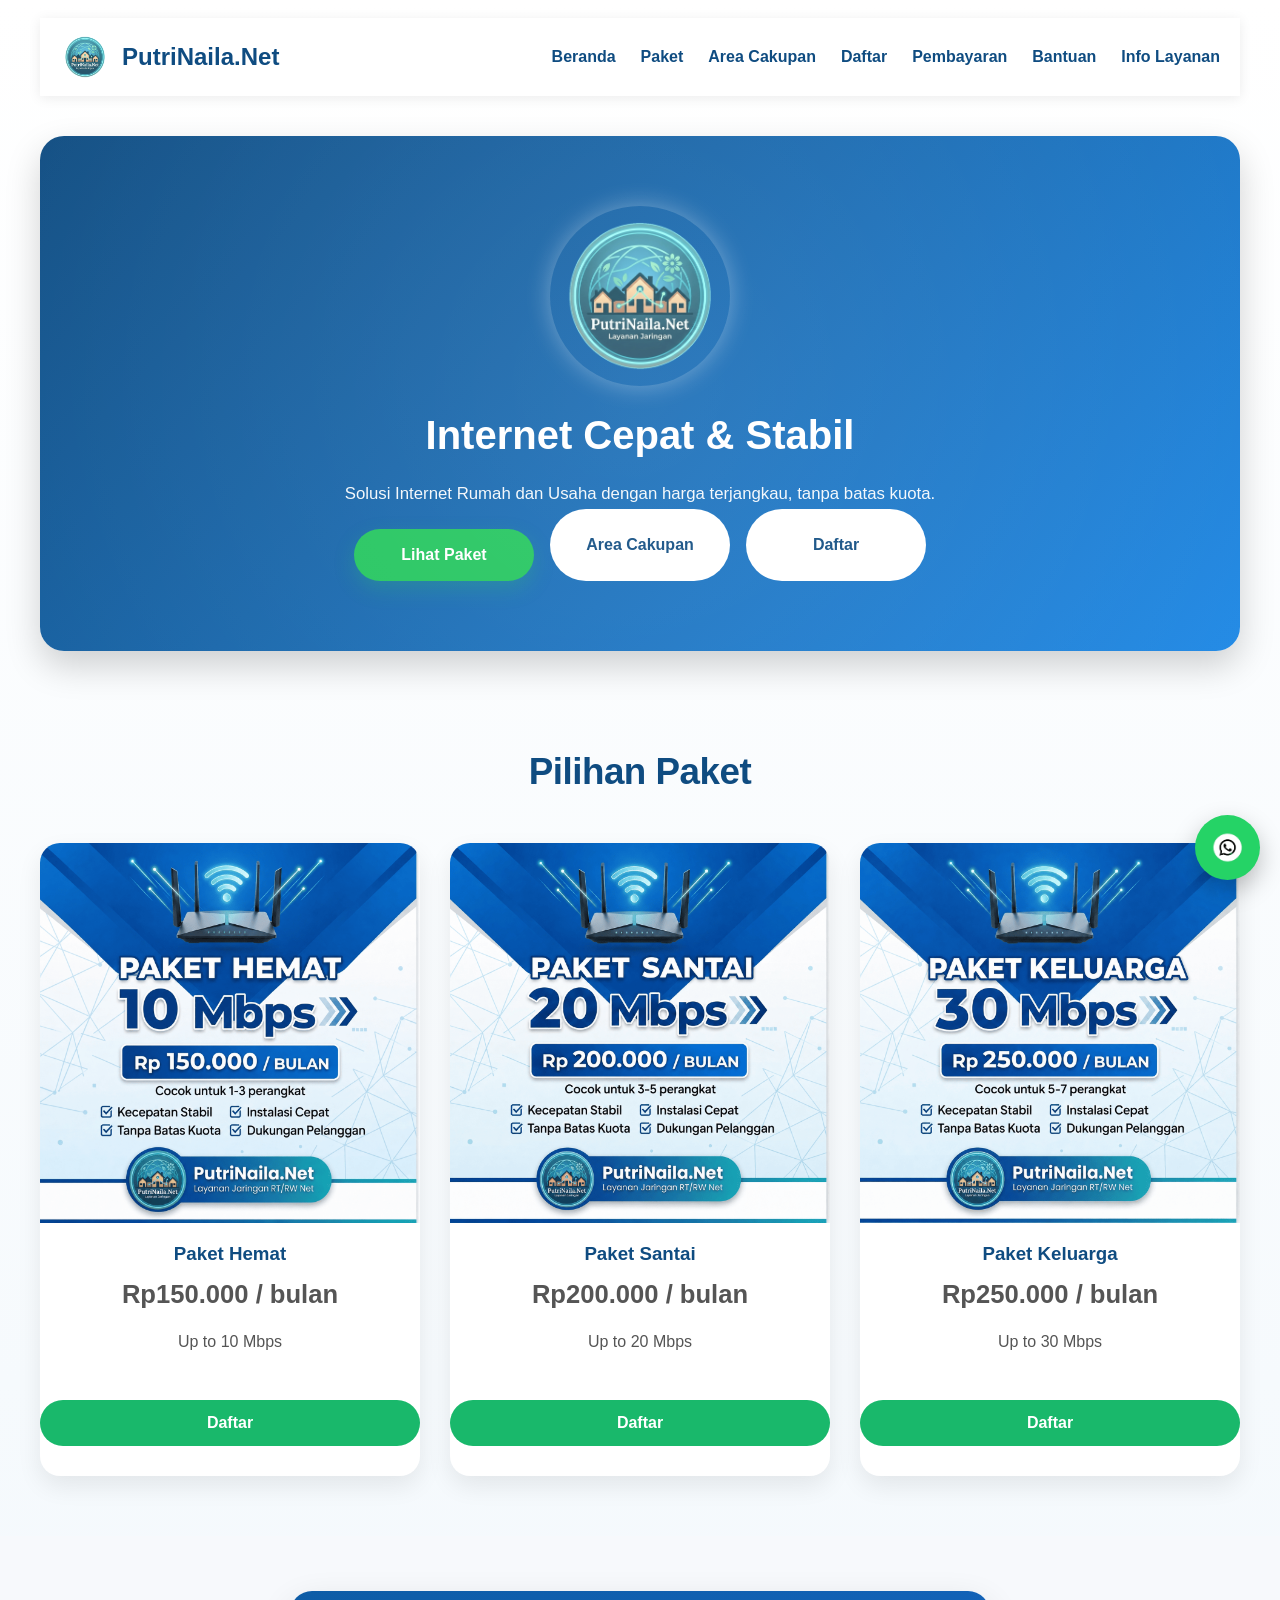
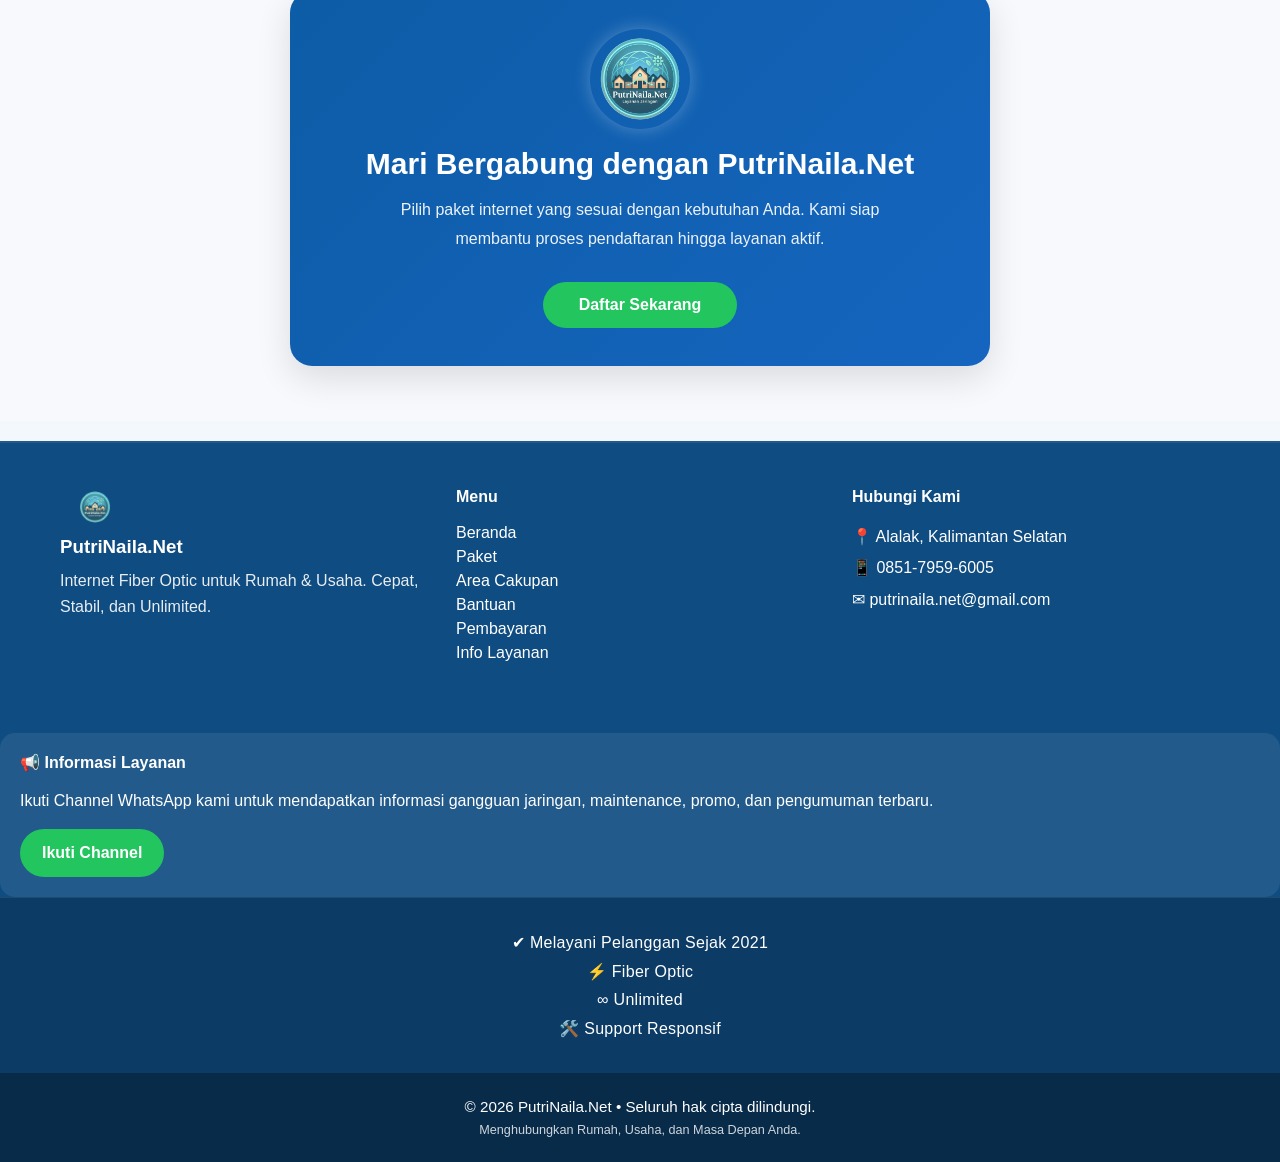
<file: index.html>
<!DOCTYPE html>
<html lang="id">

<head>

    <meta charset="UTF-8">

    <meta name="viewport" content="width=device-width, initial-scale=1.0">

    <title>PutriNaila.Net | Internet Fiber Optic</title>

    <meta name="description" content="Layanan Internet Fiber Optic PutriNaila.Net untuk wilayah Alalak. Internet cepat, stabil, tanpa batas kuota dengan harga terjangkau.">

    <meta name="keywords" content="internet alalak, wifi alalak, rt rw net, internet murah, fiber optic, putrinaila">

    <meta name="author" content="PutriNaila.Net">

    <link rel="stylesheet" href="css/style.css">

‎<meta property="og:type" content="website">
‎<meta property="og:site_name" content="PutriNaila.Net">
‎<meta property="og:title" content="Internet Fiber Optic">
‎<meta property="og:description" content="Internet untuk Rumah & Usaha">
‎<meta property="og:url" content="https://putrinailanet.vercel.app/">
‎<meta property="og:image" 
<meta property="og:image:secure_url" content="https://putrinailanet.vercel.app/images/putrinailanet-og.jpg">
<meta property="og:image:type" content="image/jpeg">
<meta property="og:image:alt" content="PutriNaila.Net-Internet Fiber Optic">
‎<meta property="og:image:width" content="1200">
‎<meta property="og:image:height" content="630">
‎<meta property="og:locale" content="id_ID">

</head>

    <body>
    
<header>

    <nav class="navbar">

    <a href="index.html" class="brand">
        <img src="images/putrinailanet_logo.png" alt="Logo">
        <span>PutriNaila.Net</span>
    </a>

    <!-- Tombol Hamburger -->
    <button class="menu-toggle" aria-label="Buka Menu">
        ☰
    </button>

    <!-- Menu -->
    <ul class="nav-menu">

        <li><a href="index.html">Beranda</a></li>

        <li><a href="#paket">Paket</a></li>

        <li><a href="cakupan.html">Area Cakupan</a></li>

        <li><a href="pendaftaran.html">Daftar</a></li>

        <li><a href="pembayaran.html">Pembayaran</a></li>

        <li><a href="bantuan.html">Bantuan</a></li>

        <li>
            <a href="https://whatsapp.com/channel/0029VbD231o4IBhJTB3Sbo2A"
               target="_blank"
               rel="noopener noreferrer">
               Info Layanan
            </a>
        </li>

    </ul>

</nav>

</header>

<!-- ==========================
     HERO SECTION
========================== -->

<section class="hero">

    <div class="hero-content">

        <img src="images/putrinailanet_logo.png"
             alt="Logo PutriNaila.Net"
             class="hero-logo">

        <h1>
            Internet Cepat & Stabil
        </h1>

        <p>
            Solusi Internet Rumah dan Usaha
            dengan harga terjangkau,
            tanpa batas kuota.
        </p>

        <div class="hero-button">

            <a href="#paket" class="btn-primary">
                Lihat Paket
            </a>
            
            <a href="cakupan.html" class="btn-secondary">

                Area Cakupan

            </a>
            
            <a href="https://wa.me/6285179596005"
               class="btn-secondary">
                Daftar
            </a>

        </div>

    </div>

</section>

    <!-- Paket -->
<section class="paket" id="paket">

    <h2>Pilihan Paket</h2>

    <div class="paket-grid">

        <div class="paket-card">

            <img src="images/paket_hemat.png" alt="Paket Hemat">

            <h3>Paket Hemat</h3>

            <p class="harga">Rp150.000 / bulan</p>

            <p>Up to 10 Mbps</p>

            <a href="https://wa.me/6285179596005?text=Saya%20ingin%20berlangganan%20paket%20hemat%20,internet%20up%20to%2010Mbps"
class="btn-paket">
Daftar
</a>

        </div>

        <div class="paket-card">

            <img src="images/paket_santai.png" alt="Paket Santai">

            <h3>Paket Santai</h3>

            <p class="harga">Rp200.000 / bulan</p>

            <p>Up to 20 Mbps</p>

            <a href="https://wa.me/6285179596005?text=Saya%20ingin%20berlangganan%20paket%20santai%20,internet%20up%20to%2020Mbps"
class="btn-paket">
Daftar
</a>
        </div>

        <div class="paket-card">

            <img src="images/paket_keluarga.png" alt="Paket Keluarga">

            <h3>Paket Keluarga</h3>

            <p class="harga">Rp250.000 / bulan</p>

            <p>Up to 30 Mbps</p>

            <a href="https://wa.me/6285179596005?text=Saya%20ingin%20berlangganan%20paket%20keluarga%20,internet%20up%20to%2030Mbps"
class="btn-paket">
Daftar
</a>

        </div>

    </div>

</section>

<!-- CTA -->
<section class="cta-section">
    <div class="cta-card">

        <div class="cta-logo-wrapper">
            <img src="images/putrinailanet_logo.png" alt="PutriNaila.Net" class="cta-logo">
        </div>

        <h2>Mari Bergabung dengan PutriNaila.Net</h2>

        <p>
            Pilih paket internet yang sesuai dengan kebutuhan Anda.
            Kami siap membantu proses pendaftaran hingga layanan aktif.
        </p>

        <a href="pendaftaran.html" class="btn-cta">
            Daftar Sekarang
        </a>

    </div>
</section>

<a href="https://wa.me/6285179596005"
   class="floating-wa"
   target="_blank"
   rel="noopener noreferrer">

    <img src="images/whatsapp.png" alt="WhatsApp">

</a>
        
<!-- ==========================
     FOOTER
========================== -->

<footer class="footer">

    <div class="footer-container">

        <div class="footer-brand">

            <img src="images/putrinailanet_logo.png"
                 alt="Logo PutriNaila.Net">

            <h3>PutriNaila.Net</h3>

            <p>
                Internet Fiber Optic untuk Rumah & Usaha.
                Cepat, Stabil, dan Unlimited.
            </p>

        </div>

        <div class="footer-menu">

            <h4>Menu</h4>

<a href="index.html">Beranda</a>
<a href="#paket">Paket</a>
<a href="cakupan.html">Area Cakupan</a>
<a href="bantuan.html">Bantuan</a>
<a href="pembayaran.html">Pembayaran</a>

<a href="https://whatsapp.com/channel/0029VbD231o4IBhJTB3Sbo2A"
   target="_blank"
   rel="noopener noreferrer">
   Info Layanan
</a>

        </div>

        <div class="footer-contact">

            <h4>Hubungi Kami</h4>

            <p>📍 Alalak, Kalimantan Selatan</p>
            <p>📱 0851-7959-6005</p>
            <p>✉ putrinaila.net@gmail.com</p>

        </div>

    </div>

    <div class="footer-channel">

    <h4>📢 Informasi Layanan</h4>

    <p>
        Ikuti Channel WhatsApp kami untuk mendapatkan
        informasi gangguan jaringan, maintenance,
        promo, dan pengumuman terbaru.
    </p>

    <a href="https://whatsapp.com/channel/0029VbD231o4IBhJTB3Sbo2A"
       target="_blank"
       rel="noopener noreferrer"
       class="btn-channel">

        Ikuti Channel

    </a>

    </div>

    <div class="footer-info">

    <p>✔ Melayani Pelanggan Sejak 2021</p>

    <p>⚡ Fiber Optic</p>

    <p>∞ Unlimited</p>

    <p>🛠️ Support Responsif</p>

</div>
    
    <div class="footer-bottom">

        <p>
            © 2026 PutriNaila.Net • Seluruh hak cipta dilindungi.
        </p>

        <small>
            Menghubungkan Rumah, Usaha, dan Masa Depan Anda.
        </small>

    </div>

</footer>
        <script src="js/script.js"></script>
</body>
</html>
</file>
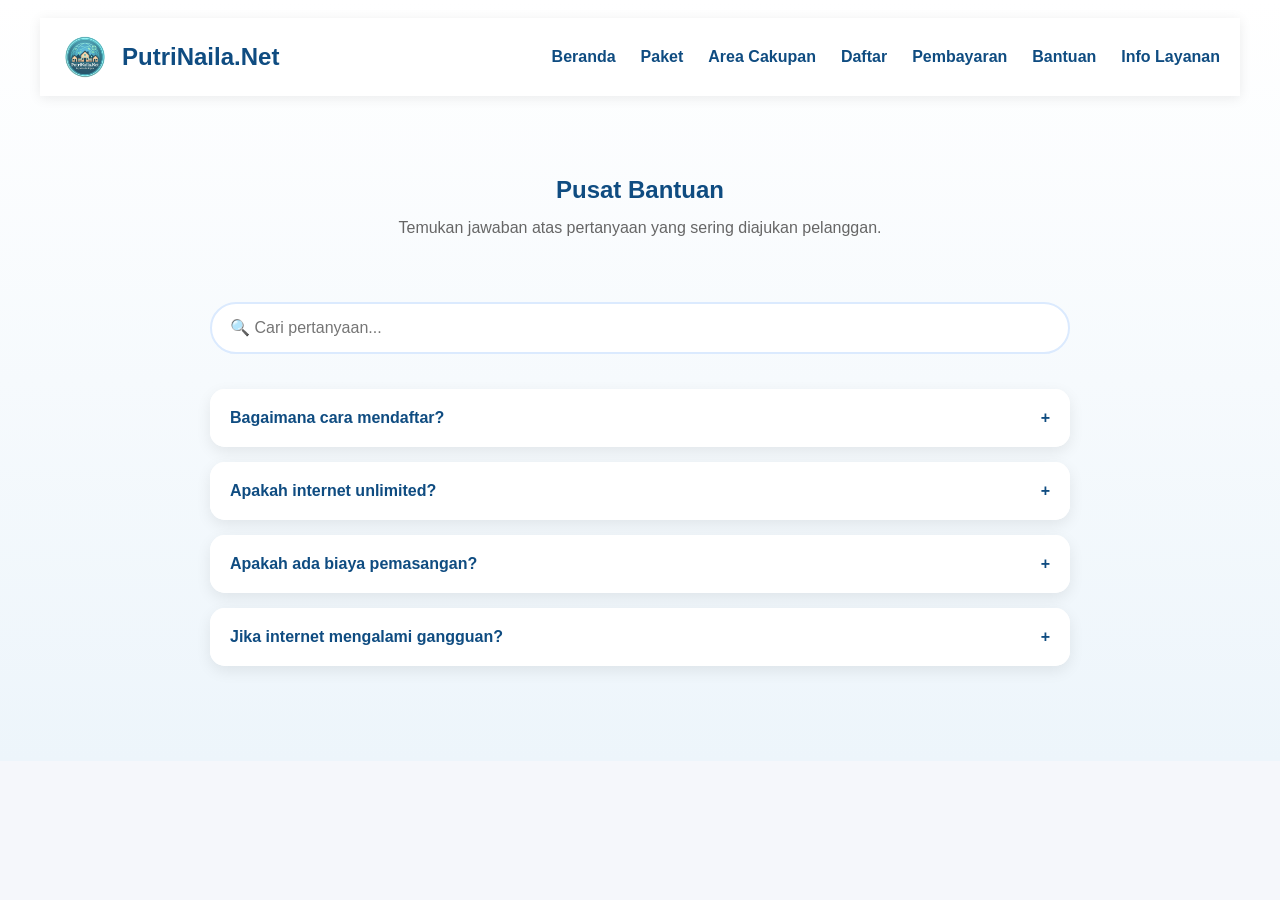
<file: bantuan.html>
<!DOCTYPE html>
<html lang="id">

<head>

<meta charset="UTF-8">

<meta name="viewport" content="width=device-width, initial-scale=1.0">

<title>Bantuan | PutriNaila.Net</title>

<link rel="stylesheet" href="css/style.css">

‎<meta property="og:site_name" content="PutriNaila.Net">
‎<meta property="og:title" content="PutriNaila.Net | Bantuan">
‎<meta property="og:description" content="Bantuan Pertanyaan">
‎<meta property="og:url" content="https://putrinailanet.vercel.app/">
‎<meta property="og:image" 
‎<meta property="og:image:secure_url" content="https://putrinailanet.vercel.app/images/putrinailanet-og.jpg">
‎<meta property="og:image:type" content="image/jpeg">
‎<meta property="og:image:alt" content="PutriNaila.Net - Bantuan">
‎<meta property="og:image:width" content="1200">
‎<meta property="og:image:height" content="630">
‎<meta property="og:locale" content="id_ID">
    
</head>

<body>

<header>

<nav class="navbar">

<a href="index.html" class="brand">
    <img src="images/putrinailanet_logo.png" alt="Logo">
    <span>PutriNaila.Net</span>
</a>

<!-- Tombol Hamburger -->
<button class="menu-toggle" aria-label="Buka Menu">
    ☰
</button>

<!-- Menu -->
<ul class="nav-menu">
    <li><a href="index.html">Beranda</a></li>
    <li><a href="index.html#paket">Paket</a></li>
    <li><a href="cakupan.html">Area Cakupan</a></li>
    <li><a href="pendaftaran.html">Daftar</a></li>
    <li><a href="pembayaran.html">Pembayaran</a></li>
    <li><a href="bantuan.html">Bantuan</a></li>
    <li>
        <a href="https://whatsapp.com/channel/0029VbD231o4IBhJTB3Sbo2A"
           target="_blank"
           rel="noopener noreferrer">
           Info Layanan
        </a>
    </li>
</ul>

</nav>

</header>

<section class="faq">

<h1>Pusat Bantuan</h1>

<p>
Temukan jawaban atas pertanyaan yang sering diajukan pelanggan.
</p>

  <input
type="text"
id="faqSearch"
placeholder="🔍 Cari pertanyaan...">

<div class="faq-item">

<button class="faq-question">

Bagaimana cara mendaftar?

</button>

<div class="faq-answer">

<p>

Klik tombol <strong>Daftar</strong> atau hubungi WhatsApp kami.
Tim kami akan membantu proses pemasangan.

</p>

</div>

</div>

<div class="faq-item">

<button class="faq-question">

Apakah internet unlimited?

</button>

<div class="faq-answer">

<p>

Ya.
Semua paket PutriNaila.Net menggunakan internet Unlimited tanpa batas kuota.

</p>

</div>

</div>

<div class="faq-item">

<button class="faq-question">

Apakah ada biaya pemasangan?

</button>

<div class="faq-answer">

<p>

Biaya pemasangan menyesuaikan lokasi pelanggan.
Silakan hubungi admin untuk informasi lengkap.

</p>

</div>

</div>

<div class="faq-item">

<button class="faq-question">

Jika internet mengalami gangguan?

</button>

<div class="faq-answer">

<p>

Silakan hubungi WhatsApp Support atau ikuti Channel Informasi Layanan
untuk mendapatkan informasi gangguan jaringan.

</p>

</div>

</div>

</section>

<script>

const faq=document.querySelectorAll(".faq-question");

faq.forEach(btn=>{

btn.addEventListener("click",()=>{

btn.classList.toggle("active");

const answer=btn.nextElementSibling;

if(answer.style.maxHeight){

answer.style.maxHeight=null;

}else{

answer.style.maxHeight=answer.scrollHeight+"px";

}

});

});

  const search = document.getElementById("faqSearch");

if (search) {

    search.addEventListener("keyup", () => {

        const value = search.value.toLowerCase();

        document.querySelectorAll(".faq-item").forEach(item => {

            item.style.display = item.innerText
                .toLowerCase()
                .includes(value)
                ? "block"
                : "none";

        });

    });

}

</script>

<script src="js/script.js"></script>
    
</body>

  </html>
</file>
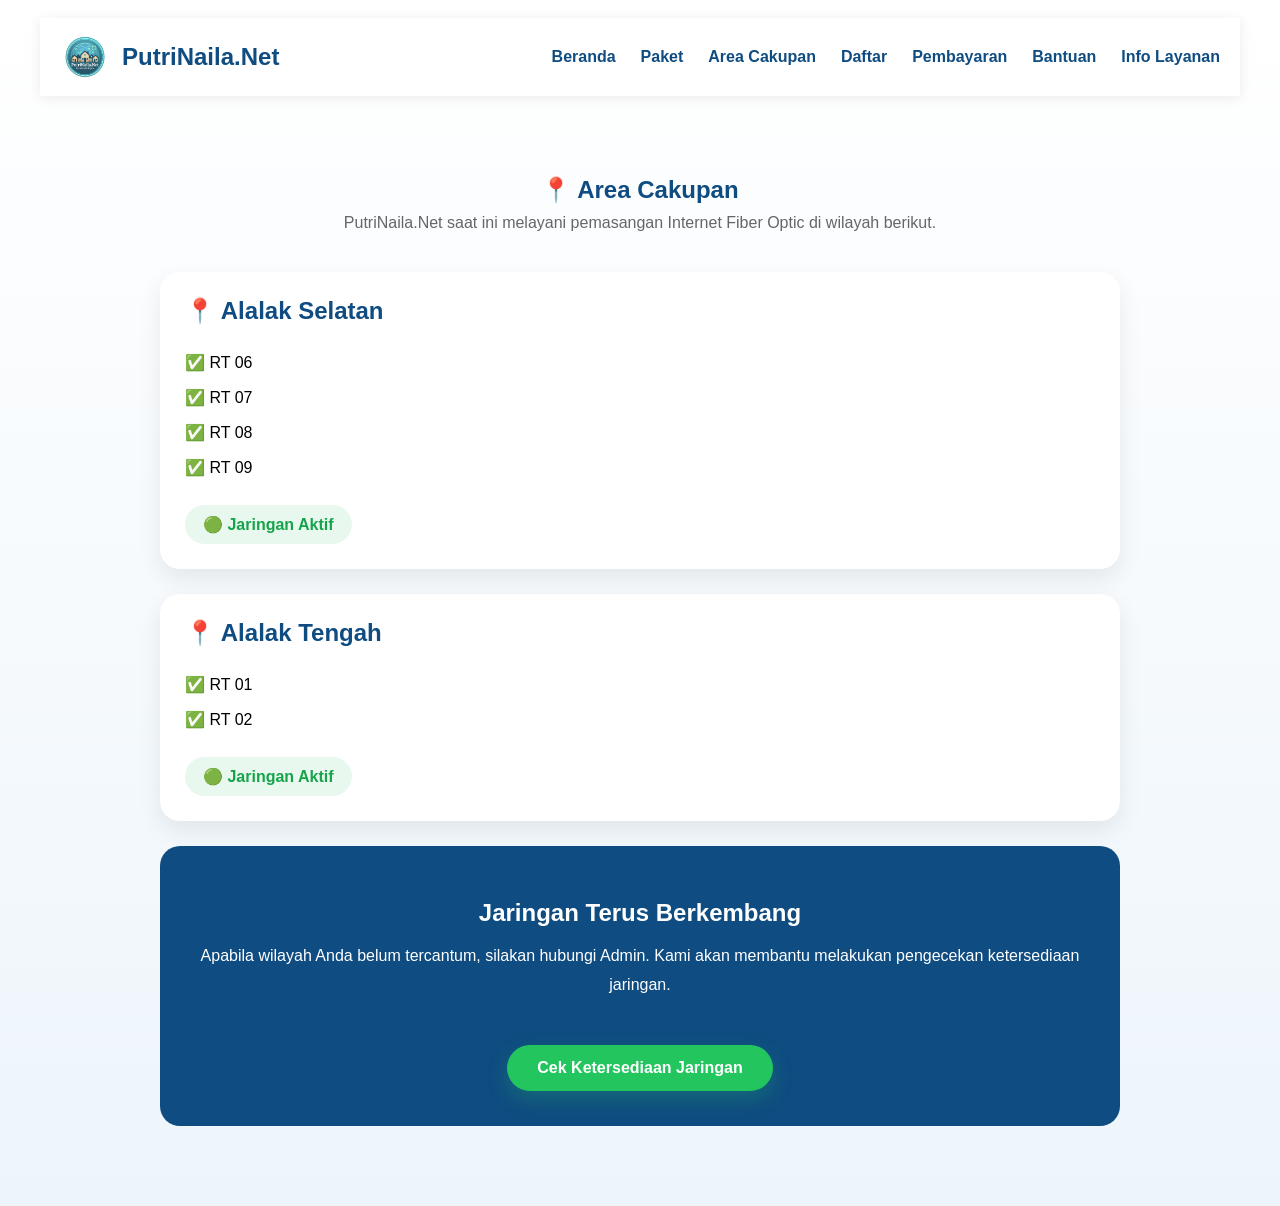
<file: cakupan.html>
<!DOCTYPE html>
<html lang="id">

<head>

<meta charset="UTF-8">

<meta name="viewport"
content="width=device-width, initial-scale=1.0">

<title>Area Cakupan</title>

<link rel="stylesheet"
href="css/style.css">

‎<meta property="og:site_name" content="PutriNaila.Net">
‎<meta property="og:title" content="PutriNaila.Net | Area Cakupan">
‎<meta property="og:description" content="Alalak Selatan,Alalak Tengah">
‎<meta property="og:url" content="https://putrinailanet.vercel.app/">
‎<meta property="og:image" 
‎<meta property="og:image:secure_url" content="https://putrinailanet.vercel.app/images/putrinailanet-og.jpg">
‎<meta property="og:image:type" content="image/jpeg">
‎<meta property="og:image:alt" content="PutriNaila.Net - Area Cakupan">
‎<meta property="og:image:width" content="1200">
‎<meta property="og:image:height" content="630">
‎<meta property="og:locale" content="id_ID">

</head>

<body>

<header>

<nav class="navbar">

<a href="index.html" class="brand">
    <img src="images/putrinailanet_logo.png" alt="Logo">
    <span>PutriNaila.Net</span>
</a>

<!-- Tombol Hamburger -->
<button class="menu-toggle" aria-label="Buka Menu">
    ☰
</button>

<!-- Menu -->
<ul class="nav-menu">
    <li><a href="index.html">Beranda</a></li>
    <li><a href="index.html#paket">Paket</a></li>
    <li><a href="cakupan.html">Area Cakupan</a></li>
    <li><a href="pendaftaran.html">Daftar</a></li>
    <li><a href="pembayaran.html">Pembayaran</a></li>
    <li><a href="bantuan.html">Bantuan</a></li>
    <li>
        <a href="https://whatsapp.com/channel/0029VbD231o4IBhJTB3Sbo2A"
           target="_blank"
           rel="noopener noreferrer">
           Info Layanan
        </a>
    </li>
</ul>

</nav>

</header>

<section class="coverage">

<h1>📍 Area Cakupan</h1>

<p>

PutriNaila.Net saat ini melayani pemasangan Internet Fiber Optic
di wilayah berikut.

</p>

<div class="coverage-card">

<h2>📍 Alalak Selatan</h2>

<ul>

<li>✅ RT 06</li>

<li>✅ RT 07</li>

<li>✅ RT 08</li>

<li>✅ RT 09</li>

</ul>

<div class="coverage-status">

🟢 Jaringan Aktif

</div>

</div>

<div class="coverage-card">

<h2>📍 Alalak Tengah</h2>

<ul>

<li>✅ RT 01</li>

<li>✅ RT 02</li>

</ul>

<div class="coverage-status">

🟢 Jaringan Aktif

</div>

</div>

<div class="coverage-info">

‎<h2>Jaringan Terus Berkembang</h2>
</h2>

<p>

Apabila wilayah Anda belum tercantum,
silakan hubungi Admin.

Kami akan membantu melakukan pengecekan
ketersediaan jaringan.

</p>

<a

href="https://wa.me/6285179596005?text=Halo%20Admin%20PutriNaila.Net%2C%20saya%20ingin%20menanyakan%20ketersediaan%20jaringan%20di%20lokasi%20saya."

class="btn-primary"

target="_blank"

rel="noopener noreferrer">

Cek Ketersediaan Jaringan

</a>

</div>

</section>

<script src="js/script.js"></script>
    
</body>

</html>
</file>
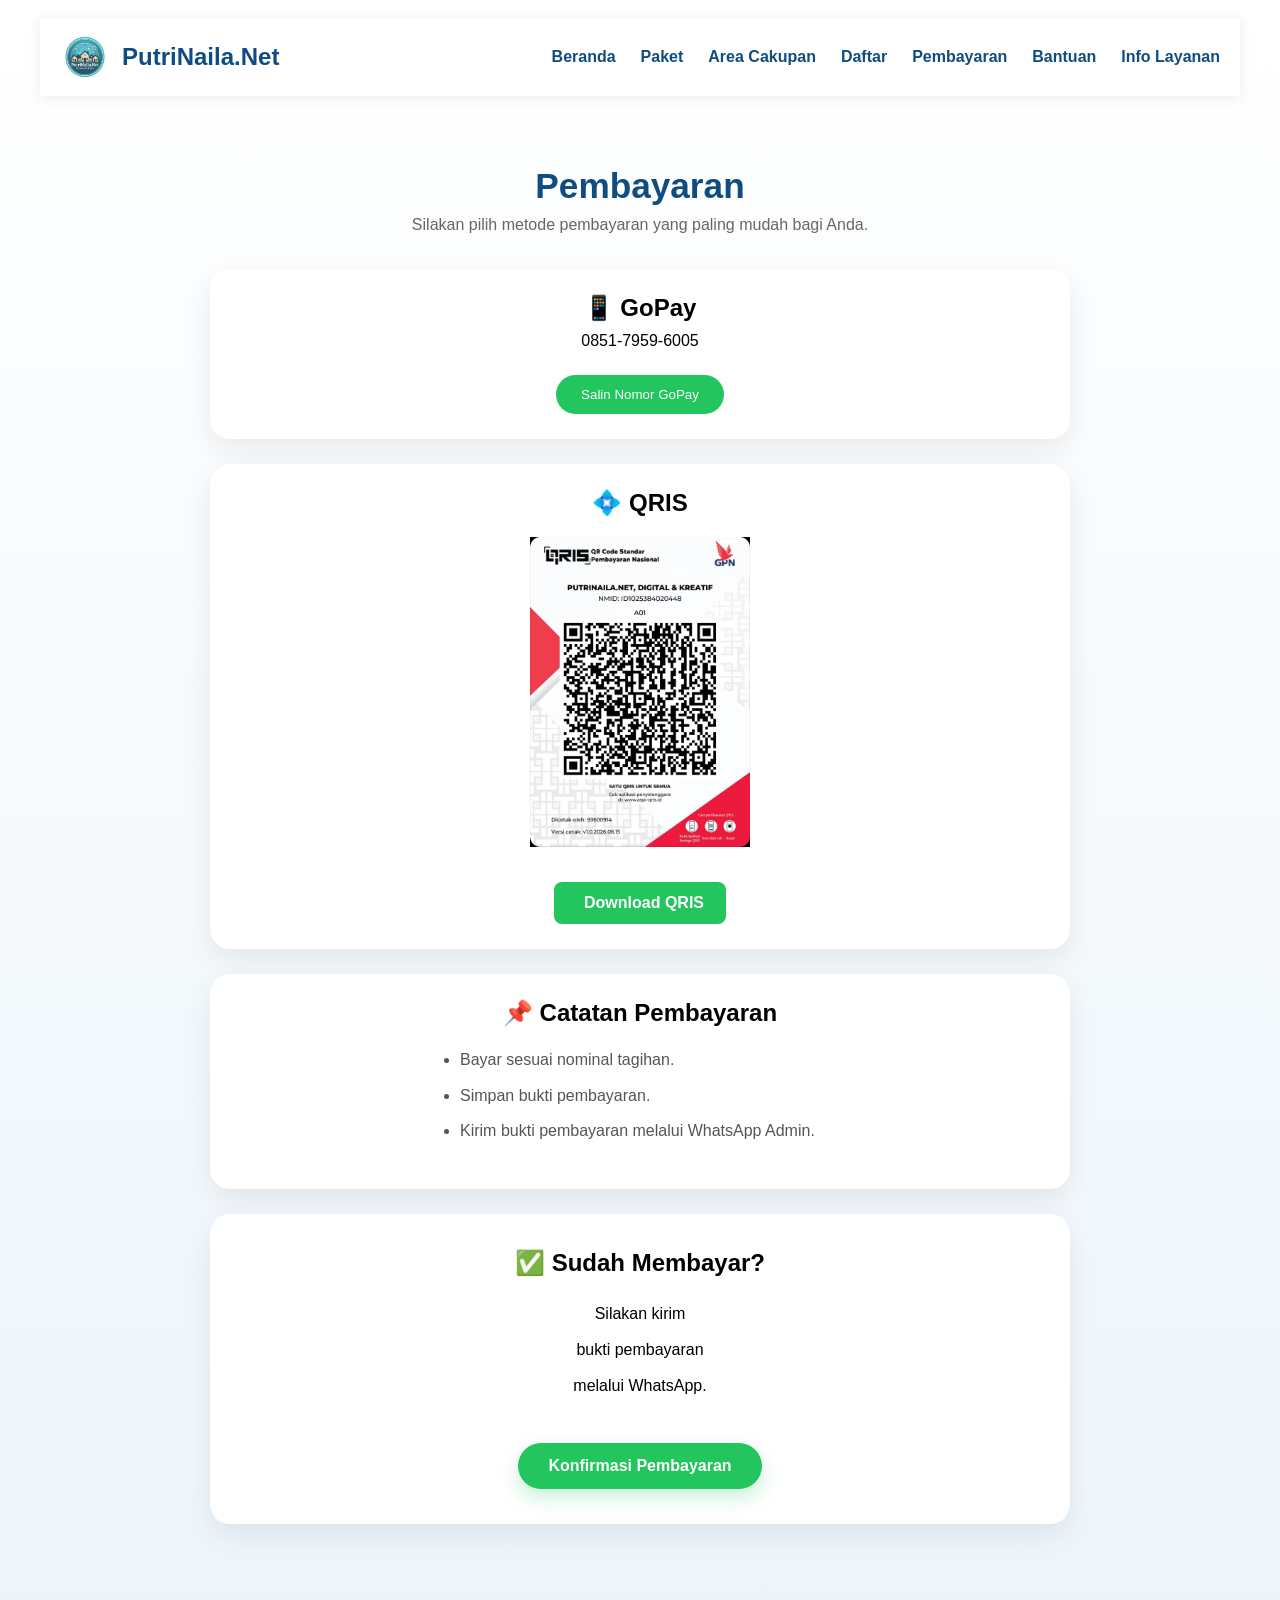
<file: pembayaran.html>
<!DOCTYPE html>
<html lang="id">

  <head>

<meta charset="UTF-8">

<meta name="viewport"
content="width=device-width, initial-scale=1.0">

<title>Pembayaran | PutriNaila.Net</title>

<link rel="stylesheet"
href="css/style.css">

‎<meta property="og:site_name" content="PutriNaila.Net">
‎<meta property="og:title" content="PutriNaila.Net | Pembayaran Internet">
‎<meta property="og:description" content="Silahkan Melakukan Pembayaran">
‎<meta property="og:url" content="https://putrinailanet.vercel.app/">
‎<meta property="og:image" 
‎<meta property="og:image:secure_url" content="https://putrinailanet.vercel.app/images/putrinailanet-og.jpg">
‎<meta property="og:image:type" content="image/jpeg">
‎<meta property="og:image:alt" content="PutriNaila.Net - Pembayaran Internet">
‎<meta property="og:image:width" content="1200">
‎<meta property="og:image:height" content="630">
‎<meta property="og:locale" content="id_ID">
    
  </head>

  <body>

<header>

<nav class="navbar">

<a href="index.html" class="brand">
    <img src="images/putrinailanet_logo.png" alt="Logo">
    <span>PutriNaila.Net</span>
</a>

<!-- Tombol Hamburger -->
<button class="menu-toggle" aria-label="Buka Menu">
    ☰
</button>

<!-- Menu -->
<ul class="nav-menu">
    <li><a href="index.html">Beranda</a></li>
    <li><a href="index.html#paket">Paket</a></li>
    <li><a href="cakupan.html">Area Cakupan</a></li>
    <li><a href="pendaftaran.html">Daftar</a></li>
    <li><a href="pembayaran.html">Pembayaran</a></li>
    <li><a href="bantuan.html">Bantuan</a></li>
    <li>
        <a href="https://whatsapp.com/channel/0029VbD231o4IBhJTB3Sbo2A"
           target="_blank"
           rel="noopener noreferrer">
           Info Layanan
        </a>
    </li>
</ul>

</nav>

</header>

<section class="payment">

<h1>Pembayaran</h1>

<p>

Silakan pilih metode pembayaran yang paling mudah bagi Anda.

</p>

  <div class="payment-card">

<h2>📱 GoPay</h2>

<p id="gopay">

0851-7959-6005

</p>

<button class="copy-btn">

Salin Nomor GoPay

</button>

  </div>

  <div class="payment-card">

    <h2>💠 QRIS</h2>

    <img
        src="images/qris-putrinailanet.jpg"
        alt="QRIS Pembayaran"
        class="qris">

    <a href="images/qris-putrinailanet.jpg"
       download="qris-putrinailanet.jpg"
       class="download-qris-btn">

        <i class="fas fa-download"></i>
        Download QRIS

    </a>

</div>

  <div class="payment-card">

<h2>📌 Catatan Pembayaran</h2>

<ul>

<li>Bayar sesuai nominal tagihan.</li>

<li>Simpan bukti pembayaran.</li>

<li>Kirim bukti pembayaran melalui WhatsApp Admin.</li>

</ul>

  </div>

  <div class="payment-card">

<h2>✅ Sudah Membayar?</h2>

<p>

<br>
Silakan kirim<br></br>bukti pembayaran</br><br>melalui WhatsApp.

</br>

</br>

</p>

<a
href="https://wa.me/6285179596005"
target="_blank"
rel="noopener noreferrer"
class="btn-primary">

Konfirmasi Pembayaran

</a>

</div>

</section>

  <script>

document.querySelectorAll(".copy-btn").forEach(btn=>{

btn.addEventListener("click",()=>{

navigator.clipboard.writeText(

btn.previousElementSibling.innerText

);

btn.innerText="✔ Berhasil Disalin";

});

});

</script>

<script src="js/script.js"></script>
    
  </body>

</html>
</file>
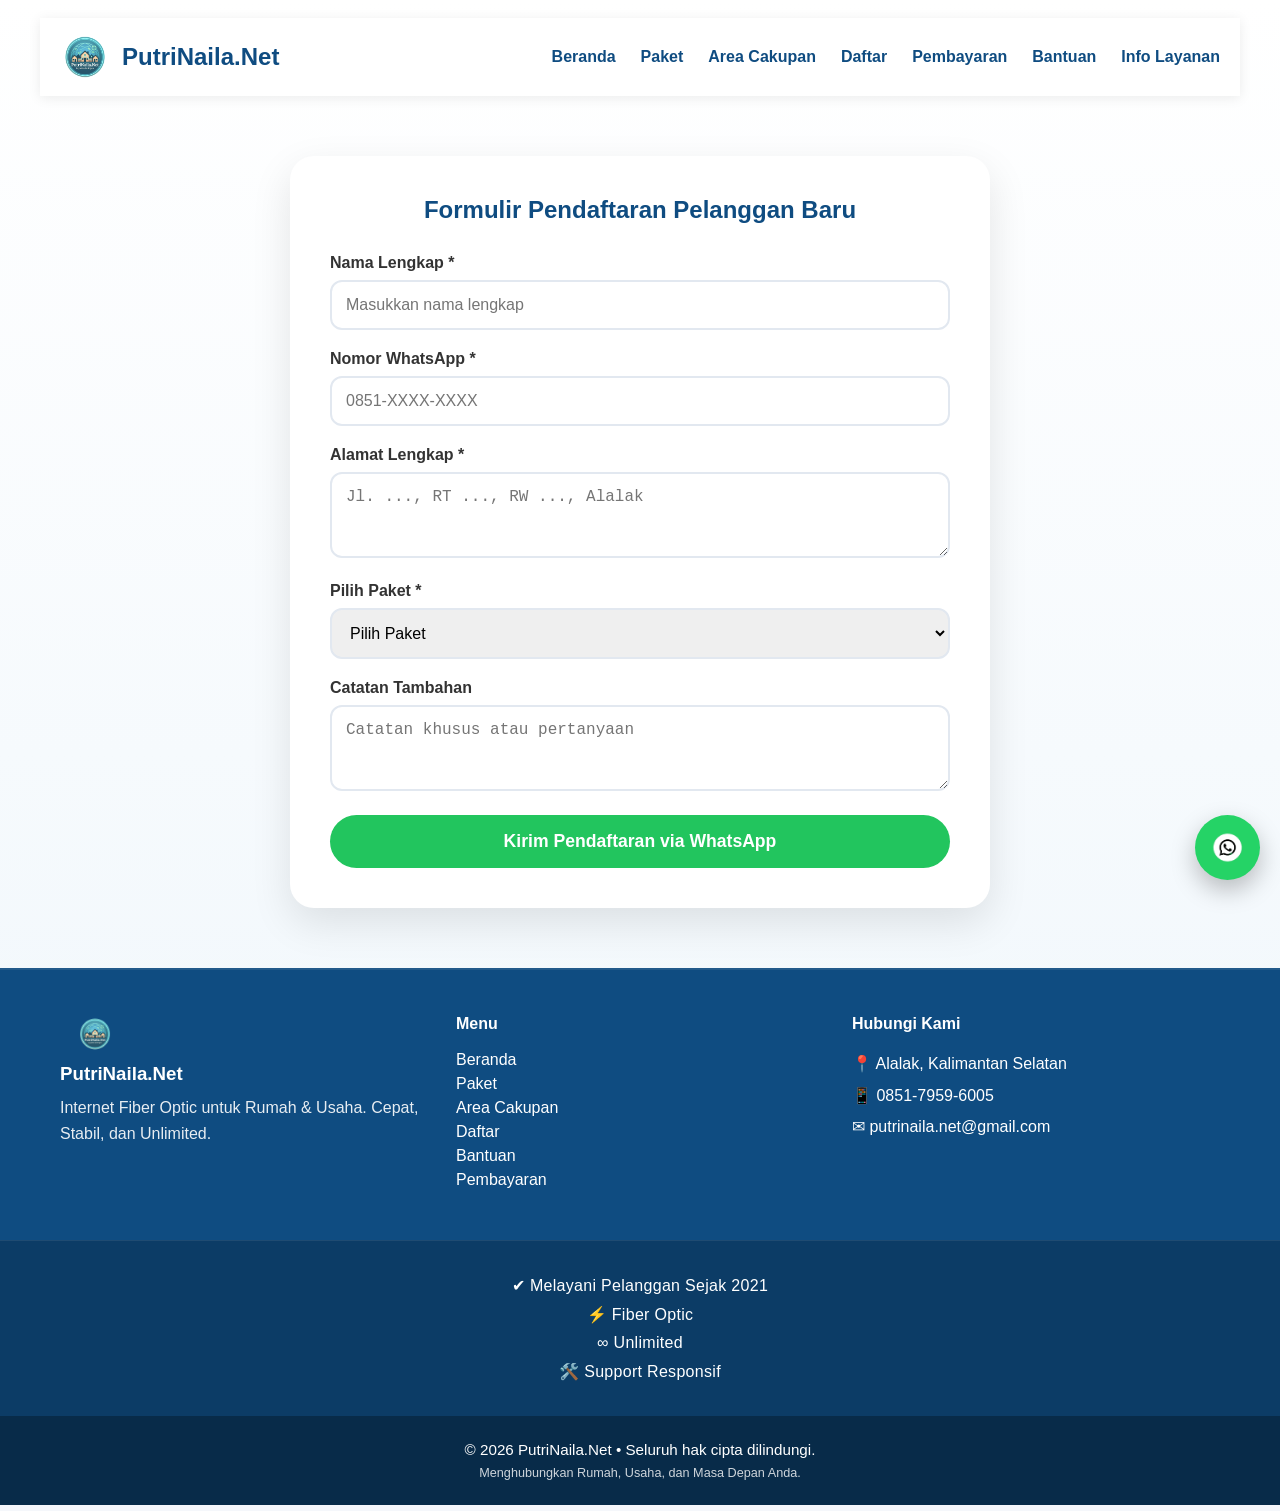
<file: pendaftaran.html>
<!DOCTYPE html>
<html lang="id">
<head>
    <meta charset="UTF-8">
    <meta name="viewport" content="width=device-width, initial-scale=1.0">
    <title>Pendaftaran Pelanggan Baru</title>
    <link rel="stylesheet" href="css/style.css">

‎<meta property="og:site_name" content="PutriNaila.Net">
‎<meta property="og:title" content="PutriNaila.Net | Pendaftaran">
‎<meta property="og:description" content="Silahkan Mengisi Pendaftaran">
‎<meta property="og:url" content="https://putrinailanet.vercel.app/">
‎<meta property="og:image" 
‎<meta property="og:image:secure_url" content="https://putrinailanet.vercel.app/images/putrinailanet-og.jpg">
‎<meta property="og:image:type" content="image/jpeg">
‎<meta property="og:image:alt" content="PutriNaila.Net - Pendaftaran">
‎<meta property="og:image:width" content="1200">
‎<meta property="og:image:height" content="630">
‎<meta property="og:locale" content="id_ID">

</head>
<body>
    <header>
        <nav class="navbar">
            <a href="index.html" class="brand">
                <img src="images/putrinailanet_logo.png" alt="Logo">
                <span>PutriNaila.Net</span>
            </a>
            <button class="menu-toggle" aria-label="Buka Menu">☰</button>
            <ul class="nav-menu">
                <li><a href="index.html">Beranda</a></li>
                <li><a href="#paket" onclick="window.location.href='index.html#paket'">Paket</a></li>
                <li><a href="cakupan.html">Area Cakupan</a></li>
                <li><a href="pendaftaran.html">Daftar</a></li>
                <li><a href="pembayaran.html">Pembayaran</a></li>
                <li><a href="bantuan.html">Bantuan</a></li>
                <li>
                    <a href="https://whatsapp.com/channel/0029VbD231o4IBhJTB3Sbo2A" target="_blank" rel="noopener noreferrer">
                        Info Layanan
                    </a>
                </li>
            </ul>
        </nav>
    </header>

    <section class="registration-form">
        <h2>Formulir Pendaftaran Pelanggan Baru</h2>
        <form id="registrationForm">
            <div class="form-group">
                <label for="nama">Nama Lengkap *</label>
                <input type="text" id="nama" required placeholder="Masukkan nama lengkap">
            </div>
            <div class="form-group">
                <label for="nohp">Nomor WhatsApp *</label>
                <input type="tel" id="nohp" required placeholder="0851-XXXX-XXXX">
            </div>
            <div class="form-group">
                <label for="alamat">Alamat Lengkap *</label>
                <textarea id="alamat" rows="3" required placeholder="Jl. ..., RT ..., RW ..., Alalak"></textarea>
            </div>
            <div class="form-group">
                <label for="paket">Pilih Paket *</label>
                <select id="paket" required>
                    <option value="">Pilih Paket</option>
                    <option value="Hemat - Rp150.000 (10 Mbps)">Paket Hemat - Rp150.000 (10 Mbps)</option>
                    <option value="Santai - Rp200.000 (20 Mbps)">Paket Santai - Rp200.000 (20 Mbps)</option>
                    <option value="Keluarga - Rp250.000 (30 Mbps)">Paket Keluarga - Rp250.000 (30 Mbps)</option>
                </select>
            </div>
            <div class="form-group">
                <label for="catatan">Catatan Tambahan</label>
                <textarea id="catatan" rows="3" placeholder="Catatan khusus atau pertanyaan"></textarea>
            </div>
            <button type="submit" class="submit-btn">Kirim Pendaftaran via WhatsApp</button>
        </form>
    </section>

    <a href="https://wa.me/6285179596005" class="floating-wa" target="_blank" rel="noopener noreferrer">
        <img src="images/whatsapp.png" alt="WhatsApp">
    </a>

    <footer class="footer">
        <!-- Same footer as index, copy later if needed -->
        <div class="footer-container">
            <div class="footer-brand">
                <img src="images/putrinailanet_logo.png" alt="Logo PutriNaila.Net">
                <h3>PutriNaila.Net</h3>
                <p>Internet Fiber Optic untuk Rumah & Usaha. Cepat, Stabil, dan Unlimited.</p>
            </div>
            <div class="footer-menu">
                <h4>Menu</h4>
                <a href="index.html">Beranda</a>
                <a href="index.html#paket">Paket</a>
                <a href="cakupan.html">Area Cakupan</a>
                <a href="pendaftaran.html">Daftar</a>
                <a href="bantuan.html">Bantuan</a>
                <a href="pembayaran.html">Pembayaran</a>
            </div>
            <div class="footer-contact">
                <h4>Hubungi Kami</h4>
                <p>📍 Alalak, Kalimantan Selatan</p>
                <p>📱 0851-7959-6005</p>
                <p>✉ putrinaila.net@gmail.com</p>
            </div>
        </div>
        <!-- Add other footer parts -->
        <div class="footer-info">
            <p>✔ Melayani Pelanggan Sejak 2021</p>
            <p>⚡ Fiber Optic</p>
            <p>∞ Unlimited</p>
            <p>🛠️ Support Responsif</p>
        </div>
        <div class="footer-bottom">
            <p>© 2026 PutriNaila.Net • Seluruh hak cipta dilindungi.</p>
            <small>Menghubungkan Rumah, Usaha, dan Masa Depan Anda.</small>
        </div>
    </footer>

    <script src="js/script.js"></script>
    <script>
        document.getElementById('registrationForm').addEventListener('submit', function(e) {
            e.preventDefault();
            
            const nama = document.getElementById('nama').value;
            const nohp = document.getElementById('nohp').value;
            const alamat = document.getElementById('alamat').value;
            const paket = document.getElementById('paket').value;
            const catatan = document.getElementById('catatan').value || 'Tidak ada catatan tambahan.';
            
            const message = `Halo Admin PutriNaila.Net,%0A%0A` +
                `Saya ingin mendaftar sebagai pelanggan baru:%0A` +
                `Nama: ${nama}%0A` +
                `No. HP: ${nohp}%0A` +
                `Alamat: ${alamat}%0A` +
                `Paket: ${paket}%0A` +
                `Catatan: ${catatan}%0A%0A` +
                `Terima kasih!`;
            
            const waUrl = `https://wa.me/6285179596005?text=${message}`;
            window.open(waUrl, '_blank');
        });
    </script>
</body>
</html>
</file>
<file: css/style.css>
/* ===========================
   RESET
=========================== */

html{
    scroll-behavior:smooth;
}

html,
body{
    width:100%;
    overflow-x:hidden;
    font-family:Arial, Helvetica, sans-serif;
    background:#f5f7fb;
‎
‎}

/* =======================================
   PutriNaila.Net
   Style CSS
======================================= */

*{
    margin:0;
    padding:0;
    box-sizing:border-box;
}

body{

    font-family:Arial, Helvetica, sans-serif;

    background:linear-gradient(
180deg,
#ffffff,
#edf5fb
);

}

img{
    max-width:100%;
    height:auto;
    display:block;
}

/* ===========================
   NAVBAR
=========================== */

header{

    position:sticky;

    top:0;

    z-index:1000;

}

.navbar{

    max-width:1200px;

    margin:auto;

    display:flex;

    justify-content:space-between;

    align-items:center;

    padding:14px 20px;

    background:white;

    box-shadow:0 2px 12px rgba(0,0,0,.08);

}

/* =====================================
   HERO SECTION
===================================== */

.hero{
    max-width:1200px;
    margin:40px auto;
    padding:70px 25px;

    background:linear-gradient(135deg,#0f4c81,#1e88e5);

    border-radius:24px;

    color:white;

    text-align:center;

    box-shadow:0 15px 35px rgba(0,0,0,.18);
    position: relative;
    overflow: hidden;
}

.hero::before {
    content: '';
    position: absolute;
    top: -50%;
    left: -50%;
    width: 200%;
    height: 200%;
    background: radial-gradient(circle, rgba(255,255,255,0.1) 0%, rgba(255,255,255,0) 70%);
    animation: shine 8s infinite linear;
    pointer-events: none;
}

@keyframes shine {
    0% { transform: translateX(-100%) translateY(-100%); }
    50% { transform: translateX(100%) translateY(100%); }
    100% { transform: translateX(-100%) translateY(-100%); }
}

.hero-logo{

    width:180px;
    height:180px;

    border-radius:50%;
    object-fit:cover;

    display:block;
    margin:0 auto 25px;

    box-shadow:0 0 25px rgba(255,255,255,.35);

    animation:floatLogo 3s ease-in-out infinite;
}

@keyframes floatLogo{

0%{
transform:translateY(0);
}

50%{
transform:translateY(-6px);
}

100%{
transform:translateY(0);
}

}

.hero h1{

    font-size:2.5rem;

    margin-bottom:20px;

    line-height:1.2;
}

.hero p{

    max-width:700px;

    margin:auto;

    font-size:1.05rem;

    line-height:1.8;

    opacity:.95;
}

.hero-button{

    display:flex;

    justify-content:center;

    gap:16px;

    flex-wrap:wrap;

}

.hero-button a{

    display:inline-flex;

    align-items:center;

    justify-content:center;

    min-width:180px;

    min-height:52px;

    padding:14px 28px;

    text-decoration:none;

    border-radius:50px;

    font-weight:bold;

    transition:all .3s ease;

    box-sizing:border-box;

}

.hero-button a:hover{
transform:translateY(-3px);
box-shadow:0 8px 20px rgba(0,0,0,.2);
}

.btn-primary:hover{
background:#16a34a;
}

.btn-secondary:hover{
background:#f3f4f6;
}

.hero-button a:active{

    transform:scale(.97);

}

.btn-primary{

    background:#22c55e;

    color:white;
}

.btn-secondary{

    background:white;

    color:#0f4c81;
}

.brand{
    display:flex;
    align-items:center;
    gap:12px;
    text-decoration:none;
}

.brand img{
    width:50px;
    height:50px;
    border-radius:50%;
    object-fit:cover;
}

.brand span{
    font-size:1.5rem;
    font-weight:700;
    color:#0f4c81;
}

.menu{
    display:flex;
    gap:25px;
}

.menu a{

    text-decoration:none;

    color:#0f4c81;

    font-weight:600;

    transition:.3s;

}

.menu a:hover{

    color:#1ecb72;

}

/* =========================
   PAKET
========================= */

.paket{
    padding:60px 20px;
    text-align:center;
}

.paket h2{
    font-size:2.3rem;
    font-weight:700;
    color:#0f4c81;
    margin-bottom:50px;
    letter-spacing:-0.5px;
}

.paket-grid{
    display:grid;
    grid-template-columns:repeat(auto-fit,minmax(280px,1fr));
    gap:30px;
    max-width:1200px;
    margin:auto;
}

.paket-card{

    background:#fff;

    border-radius:20px;

    overflow:hidden;

    box-shadow:0 10px 25px rgba(0,0,0,.08);

   display:flex;
   flex-direction:column;
   
   transition:.3s;

}

.paket-card:hover{

    transform:translateY(-8px);

    box-shadow:0 18px 40px rgba(0,0,0,.15);

}

.paket-card img{

    width:100%;

    display:block;

}

.paket-card h3{

    margin-top:20px;

    color:#0f4c81;

}

.harga{

    font-size:1.6rem;

    color:#19b86b;

    font-weight:bold;

    margin:15px 0;

}

.paket-card p{

    padding:0 20px;

    margin-bottom:24px;

    color:#555;

}

.btn-paket{

    display:inline-block;

    margin:25px 0 30px;

    padding:14px 35px;

    background:#19b86b;

    color:white;

    border-radius:40px;

    text-decoration:none;

    font-weight:bold;

}

.btn-paket:hover{

    background:#14995a;

}

/* ===========================
   NAVBAR MENU
=========================== */

.nav-menu{

    display:flex;
    align-items:center;
    gap:25px;

    list-style:none;

    margin:0;
    padding:0;

}

.nav-menu li{

    list-style:none;

}

.nav-menu a{

    text-decoration:none;

    color:#0f4c81;

    font-weight:600;

    transition:.3s;

}

.nav-menu a:hover{

    color:#1e88e5;

}

/* Tombol Hamburger */

.menu-toggle{

    display:none;

    width:48px;
    height:48px;

    background:#ffffff;

    border:none;

    border-radius:12px;

    font-size:2rem;

    cursor:pointer;

    color:#0f4c81;

    box-shadow:0 4px 12px rgba(0,0,0,.10);

    transition:.3s;

}

.menu-toggle:hover{

    background:#f5f7fa;

}

.menu-toggle:active{

    transform:scale(.95);

}

/* ===========================
   RESPONSIVE MOBILE
=========================== */

@media(max-width:768px){

/* Navbar */

    .navbar{
        padding:12px 16px;
    }

    .brand{
        gap:10px;
    }

    .brand img{
        width:45px;
        height:45px;
    }

    .brand span{
        font-size:1.6rem;
    }
   
    /* Tampilkan tombol hamburger */

.menu-toggle{
    display:block;
}

/* Sembunyikan menu navigasi */

.nav-menu{

    display:flex;

    flex-direction:column;

    position:absolute;

    top:70px;

    right:16px;

    width:220px;

    background:#ffffff;

    border-radius:12px;

    box-shadow:0 8px 24px rgba(0,0,0,.12);

    padding:15px;

    gap:12px;

    z-index:1000;

    opacity:0;

    visibility:hidden;

    transform:translateY(-10px);

    transition:
        opacity .25s ease,
        transform .25s ease,
        visibility .25s;

    pointer-events:none;

}
   
.nav-menu li{

    width:100%;

}

.nav-menu a{

    display:block;

    width:100%;

    padding:12px 16px;

    border-radius:10px;

   text-align:left;

}
   
   .nav-menu.active{

    opacity:1;

    visibility:visible;

    transform:translateY(0);

    pointer-events:auto;

   }
   
    /* Hero */

    .hero{

    padding:40px 20px;

    min-height:auto;

    border-radius:20px;

}
   
    .hero h1{

    font-size:2rem;

    line-height:1.2;

    margin-bottom:16px;

}

    .hero p{

    font-size:1rem;

    line-height:1.8;

    max-width:520px;

    margin:0 auto 30px;

}

    .hero-button{

        flex-direction:column;

        align-items:center;

    }

    
    /* Paket */

    .paket{

        padding:50px 20px 20px;

    }

    .paket h2{

        font-size:2rem;

    }

    .paket-grid{

        grid-template-columns:1fr;

        gap:25px;

    }
}

/* ===========================
   FLOATING WHATSAPP
=========================== */

.floating-wa{

    position:fixed;

    right:20px;

    bottom:20px;

    width:65px;

    height:65px;

    background:#25D366;

    border-radius:50%;

    display:flex;

    align-items:center;

    justify-content:center;

    box-shadow:0 10px 25px rgba(0,0,0,.25);

    z-index:9999;

    transition:.3s;

   animation: waPulse 2s infinite;

}

.floating-wa:hover{

    transform:scale(1.12);

}

.floating-wa img{

    width:34px;

    filter:invert(1);

}

.floating-wa{

    animation:waPulse 2s infinite;

}

@keyframes waPulse{

    0%{

        box-shadow:0 0 0 0 rgba(37,211,102,.6);

    }

    70%{

        box-shadow:0 0 0 18px rgba(37,211,102,0);

    }

    100%{

        box-shadow:0 0 0 0 rgba(37,211,102,0);

    }

}

/* ===========================
   TESTIMONIALS & REGISTRATION
=========================== */

.testimonials {
    padding: 60px 20px;
    background: #f8fafc;
    text-align: center;
}

.testimonials h2 {
    font-size: 2.3rem;
    color: #0f4c81;
    margin-bottom: 40px;
}

.testimonial-grid {
    display: grid;
    grid-template-columns: repeat(auto-fit, minmax(300px, 1fr));
    gap: 30px;
    max-width: 1200px;
    margin: auto;
}

.testimonial-card {
    background: white;
    padding: 30px;
    border-radius: 20px;
    box-shadow: 0 10px 25px rgba(0,0,0,.08);
    text-align: left;
}

.testimonial-card p {
    font-style: italic;
    color: #555;
    margin-bottom: 20px;
}

.testimonial-author {
    display: flex;
    align-items: center;
    gap: 15px;
}

.testimonial-author img {
    width: 50px;
    height: 50px;
    border-radius: 50%;
    object-fit: cover;
}

.registration-form {
    max-width: 700px;
    margin: 60px auto;
    padding: 40px;
    background: white;
    border-radius: 24px;
    box-shadow: 0 15px 40px rgba(0,0,0,.1);
}

.registration-form h2 {
    text-align: center;
    color: #0f4c81;
    margin-bottom: 30px;
}

.form-group {
    margin-bottom: 20px;
}

.form-group label {
    display: block;
    margin-bottom: 8px;
    font-weight: 600;
    color: #333;
}

.form-group input,
.form-group select,
.form-group textarea {
    width: 100%;
    padding: 14px;
    border: 2px solid #e2e8f0;
    border-radius: 12px;
    font-size: 1rem;
    transition: border 0.3s;
}

.form-group input:focus,
.form-group select:focus,
.form-group textarea:focus {
    border-color: #1e88e5;
    outline: none;
}

.submit-btn {
    width: 100%;
    padding: 16px;
    background: #22c55e;
    color: white;
    border: none;
    border-radius: 50px;
    font-size: 1.1rem;
    font-weight: bold;
    cursor: pointer;
    transition: all 0.3s;
}

.submit-btn:hover {
    background: #16a34a;
    transform: translateY(-2px);
}

/* ===================================================
   CTA SECTION
=================================================== */

.cta-section{
    padding:55px 20px;
    background:#f7f9fc;
}

.cta-card{

    max-width:700px;
    margin:auto;

    padding:38px 28px;

    text-align:center;

    background:linear-gradient(135deg,#0d5ca6,#1565c0);

    border-radius:22px;

    box-shadow:0 12px 35px rgba(0,0,0,.12);

}

/* ==========================
   CTA Logo
========================== */

.cta-logo-wrapper{

    display:flex;
    justify-content:center;
    align-items:center;

    margin:0 auto 18px;

}

.cta-logo{

    width:100px;
    height:100px;

    display:block;

    object-fit:cover;

    border-radius:50%;

    box-shadow:
        0 0 18px rgba(255,255,255,.28);

    animation:ctaFloat 3.5s ease-in-out infinite;

    transition:.3s;

}

/* Judul */

.cta-card h2{

    color:#fff;

    font-size:30px;

    margin-bottom:15px;

    font-weight:700;

}

/* Deskripsi */

.cta-card p{

    color:rgba(255,255,255,.92);

    font-size:16px;

    line-height:1.8;

    max-width:520px;

    margin:0 auto 28px;

}

/* Tombol */

.btn-cta{

    display:inline-block;

    background:#22c55e;

    color:#fff;

    text-decoration:none;

    font-weight:600;

    padding:14px 36px;

    border-radius:999px;

    transition:.3s;

}

.btn-cta:hover{

    background:#16a34a;

    transform:translateY(-2px);

    box-shadow:0 8px 20px rgba(34,197,94,.35);

}

/* ===================================================
   RESPONSIVE
=================================================== */

@media (max-width:768px){

    .cta-section{

        padding:45px 18px;

    }

    .cta-card{

        padding:32px 22px;

    }

    .cta-logo{

        width:72px;
        height:72px;

    }

    .cta-card h2{

        font-size:24px;

    }

    .cta-card p{

        font-size:15px;

        line-height:1.7;

    }

    .btn-cta{

        width:100%;
        max-width:250px;

    }

}


/* ===========================
   FOOTER
=========================== */

.footer{

    border-top:2px solid rgba(255,255,255,.08);

    background:#0f4c81;

    color:white;

    margin-top:20px;

}

.footer-container{

    max-width:1200px;

    margin:auto;

    padding:45px 20px;

    display:grid;

    grid-template-columns:repeat(auto-fit,minmax(250px,1fr));

    gap:28px;

}

.footer-brand img{

    width:70px;

    margin-bottom:10px;

}

.footer-brand h3{

    margin-bottom:8px;

}

.footer-brand p{

    line-height:1.6;

    margin-top:10px;

    opacity:.9;

}

.footer-menu h4,

.footer-contact h4{

    margin-bottom:18px;

}

.footer-menu{

    display:flex;

    flex-direction:column;

}

.footer-menu a{

    color:white;

    text-decoration:none;

    margin-bottom:6px;

    transition:.3s;

}

.footer-menu a:hover{

    color:#22c55e;

    padding-left:5px;

}

.footer-contact p{

    margin-bottom:6px;

    line-height:1.6;

}

/* ===========================
   FOOTER INFO
=========================== */

.footer-info{

    background:#0c3c66;

    padding:25px 20px;

    text-align:center;

    border-top:1px solid rgba(255,255,255,.08);

}

.footer-info p{

    margin:10px 0;

    font-size:1rem;

    color:#ffffff;

    letter-spacing:.3px;

}
.footer-bottom{

    text-align:center;

    padding:25px 20px;

    font-size:.95rem;

    background:#082b49;

}

.footer-bottom small{

    display:block;

    margin-top:8px;

    opacity:.8;

}

.footer-channel{

    background:rgba(255,255,255,.08);

    padding:20px;

    border-radius:15px;

    margin-top:20px;

}

.footer-channel p{

    line-height:1.7;

    margin:15px 0;

}

.btn-channel{

    display:inline-flex;

    align-items:center;

    justify-content:center;

    background:#22c55e;

    color:white;

    text-decoration:none;

    padding:12px 22px;

    min-height:48px;

    border-radius:30px;

    font-weight:bold;

    transition:.3s;

    box-sizing:border-box;

}

.btn-channel:hover{

    background:#16a34a;

}

@media (max-width:768px){

    .footer-container{

        gap:40px;

    }

}

/* ===========================
   FAQ
=========================== */

.faq{

max-width:900px;

margin:60px auto;

padding:20px;

}

.faq h1{

text-align:center;

color:#0f4c81;

margin-bottom:15px;

}

.faq>p{

text-align:center;

margin-bottom:40px;

color:#666;

}

.faq-item{

background:#fff;

border-radius:15px;

margin-bottom:15px;

overflow:hidden;

box-shadow:0 5px 15px rgba(0,0,0,.08);

}

.faq-question{

width:100%;

padding:20px;

background:white;

border:none;

font-size:1rem;

font-weight:bold;

text-align:left;

cursor:pointer;

color:#0f4c81;

}

.faq-question:hover{

background:#f5f7fb;

}

.faq-answer{

max-height:0;

overflow:hidden;

transition:max-height .4s ease;

}

.faq-answer p{

    padding:0 20px 20px;

    line-height:1.8;

    color:#555;

}

/* Panah FAQ */

.faq-question::after{

    content:"+";

    float:right;

    transition:.3s;

}

.faq-question.active::after{

    content:"-";

}

#faqSearch{

width:100%;

padding:15px 18px;

border-radius:30px;

border:2px solid #dbeafe;

margin:25px 0 35px;

font-size:1rem;

outline:none;

}

#faqSearch:focus{

border-color:#1e88e5;

}

.help-box{

margin-top:50px;

padding:40px;

text-align:center;

background:#0f4c81;

border-radius:20px;

color:white;

}

.help-box h2{

margin-bottom:15px;

}

.help-box p{

margin-bottom:25px;

}

.payment-card ul{

    text-align:left;
    margin-top:15px;
    padding-left:20px;

}

.payment-card li{

    margin:10px 0;
    color:#555;
    line-height:1.6;

}


/* ===========================
   HALAMAN PEMBAYARAN
=========================== */

.payment{

    max-width:900px;
    margin:50px auto;
    padding:20px;

}

.payment h1{

    text-align:center;
    color:#0f4c81;
    font-size:2.2rem;
    margin-bottom:10px;

}

.payment>p{

    text-align:center;
    color:#666;
    margin-bottom:35px;

}

.payment-card{

    background:#fff;
    border-radius:20px;
    padding:25px 20px;
    margin-bottom:25px;

    box-shadow:0 10px 30px rgba(0,0,0,.08);

    text-align:center;

}

.payment-card h2{
    white-space: nowrap;

}

.payment-card p{

    margin:10px 0;

}

.payment-card:last-child{

    padding:35px;

}

.qris{

    width:220px;
    max-width:100%;
    display:block;
    margin:20px auto;

}

.copy-btn{

    background:#22c55e;
    color:white;

    border:none;

    padding:12px 25px;

    border-radius:30px;

    cursor:pointer;

    margin-top:15px;

}

.copy-btn:hover{

    background:#1ca64f;

}

.payment-card ul{

    text-align:left;

    max-width:400px;

    margin:20px auto;

    line-height:1.8;

}

.btn-primary{

    display:inline-block;

    margin-top:20px;

    padding:14px 30px;

    background:#22c55e;

    color:#fff;

    text-decoration:none;

    font-weight:600;

    border-radius:30px;

    transition:.3s;

    box-shadow:0 8px 20px rgba(34,197,94,.25);

}

.btn-primary:hover{

    background:#16a34a;

    transform:translateY(-2px);

}

.download-qris-btn {
    display: inline-flex;
    align-items: center;
    justify-content: center;
    gap: 8px;
    margin-top: 15px;
    padding: 12px 22px;
    background: #22c55e;
    color: #fff;
    text-decoration: none;
    border-radius: 8px;
    font-weight: 600;
    transition: 0.3s ease;
}

.download-qris-btn:hover {
    background: #16a34a;
    transform: translateY(-2px);
}

/* ===========================
   AREA CAKUPAN
=========================== */

.coverage{

    max-width:1000px;

    margin:60px auto;

    padding:20px;

}

.coverage h1{

    text-align:center;

    color:#0f4c81;

    margin-bottom:10px;

}

.coverage>p{

    text-align:center;

    color:#666;

    margin-bottom:40px;

}

.coverage-card{

    background:#fff;

    padding:25px;

    border-radius:20px;

    margin-bottom:25px;

    box-shadow:0 10px 25px rgba(0,0,0,.08);

}

.coverage-card h2{

    color:#0f4c81;

    margin-bottom:20px;

}

.coverage-card ul{

    list-style:none;

    padding:0;

}

.coverage-card li{

    padding:8px 0;

}

.coverage-status{

    margin-top:20px;

    display:inline-block;

    background:#e8f8ef;

    color:#16a34a;

    padding:10px 18px;

    border-radius:30px;

    font-weight:bold;

}

.coverage-info{

    background:#0f4c81;

    color:white;

    text-align:center;

    padding:35px;

    border-radius:20px;

}

.coverage-info h2{

    margin-bottom:15px;

}

.coverage-info p{

    line-height:1.8;

    margin-bottom:25px;

}

@keyframes waPulse{

    0%{

        box-shadow:0 0 0 0 rgba(37,211,102,.45);

    }

    70%{

        box-shadow:0 0 0 16px rgba(37,211,102,0);

    }

    100%{

        box-shadow:0 0 0 0 rgba(37,211,102,0);

    }

}

.floating-wa:hover{

    transform:scale(1.08);

}
</file>
